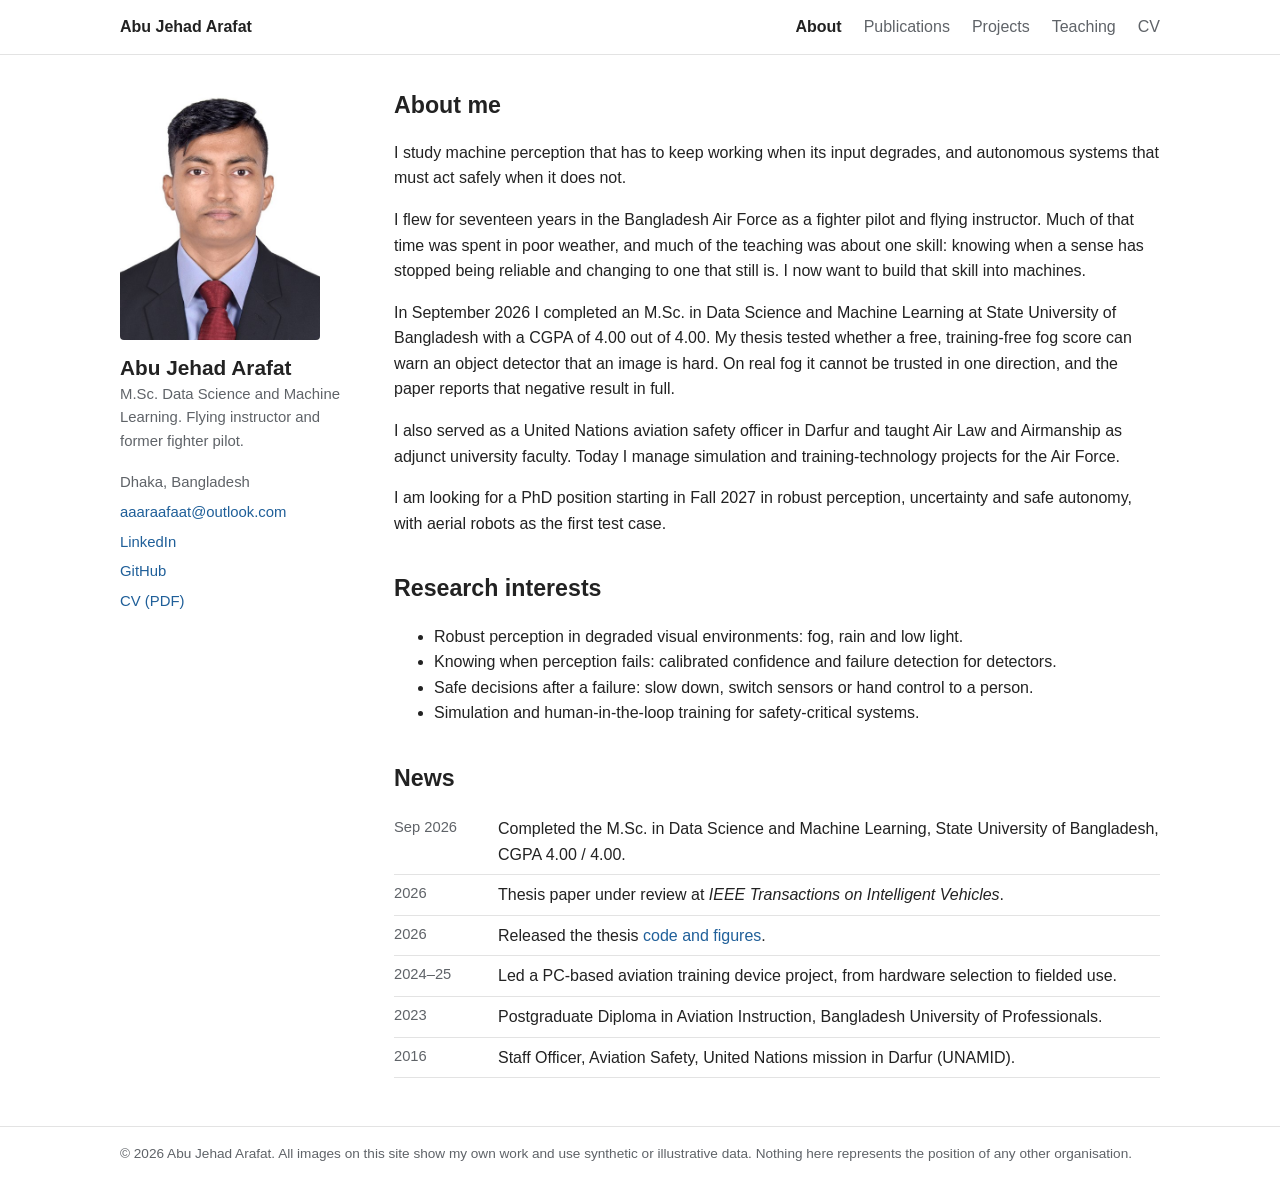
<file: index.html>
<!doctype html>
<html lang="en">
<head>
<meta charset="utf-8">
<meta name="viewport" content="width=device-width, initial-scale=1">
<title>Abu Jehad Arafat</title>
<meta name="description" content="Abu Jehad Arafat: robust machine perception and safe autonomy. Former fighter pilot and flying instructor, M.Sc. in Data Science and Machine Learning.">
<link rel="stylesheet" href="style.css">
</head>
<body>
<header class="topbar">
  <nav>
    <a class="home" href="index.html">Abu Jehad Arafat</a>
    <a href="index.html" class="on">About</a>
    <a href="publications.html">Publications</a>
    <a href="projects.html">Projects</a>
    <a href="teaching.html">Teaching</a>
    <a href="files/Arafat_CV.pdf">CV</a>
  </nav>
</header>
<div class="wrap">
<aside class="side">
  <img src="images/profile.jpg" alt="Abu Jehad Arafat" width="200" height="253">
  <h1>Abu Jehad Arafat</h1>
  <p class="role">M.Sc. Data Science and Machine Learning. Flying instructor and former fighter pilot.</p>
  <ul>
    <li>Dhaka, Bangladesh</li>
    <li><a href="mailto:aaaraafaat@outlook.com">aaaraafaat@outlook.com</a></li>
    <li><a href="https://linkedin.com/in/aaaraafaat">LinkedIn</a></li>
    <li><a href="https://github.com/aaaraafaat">GitHub</a></li>
    <li><a href="files/Arafat_CV.pdf">CV (PDF)</a></li>
  </ul>
</aside>
<main>
<section>
<h2>About me</h2>
<p>I study machine perception that has to keep working when its input degrades, and autonomous systems that must act safely when it does not.</p>
<p>I flew for seventeen years in the Bangladesh Air Force as a fighter pilot and flying instructor. Much of that time was spent in poor weather, and much of the teaching was about one skill: knowing when a sense has stopped being reliable and changing to one that still is. I now want to build that skill into machines.</p>
<p>In September 2026 I completed an M.Sc. in Data Science and Machine Learning at State University of Bangladesh with a CGPA of 4.00 out of 4.00. My thesis tested whether a free, training-free fog score can warn an object detector that an image is hard. On real fog it cannot be trusted in one direction, and the paper reports that negative result in full.</p>
<p>I also served as a United Nations aviation safety officer in Darfur and taught Air Law and Airmanship as adjunct university faculty. Today I manage simulation and training-technology projects for the Air Force.</p>
<p>I am looking for a PhD position starting in Fall 2027 in robust perception, uncertainty and safe autonomy, with aerial robots as the first test case.</p>
</section>

<section>
<h2>Research interests</h2>
<ul>
<li>Robust perception in degraded visual environments: fog, rain and low light.</li>
<li>Knowing when perception fails: calibrated confidence and failure detection for detectors.</li>
<li>Safe decisions after a failure: slow down, switch sensors or hand control to a person.</li>
<li>Simulation and human-in-the-loop training for safety-critical systems.</li>
</ul>
</section>

<section>
<h2>News</h2>
<ul class="news">
<li><span class="d">Sep 2026</span><span>Completed the M.Sc. in Data Science and Machine Learning, State University of Bangladesh, CGPA 4.00 / 4.00.</span></li>
<li><span class="d">2026</span><span>Thesis paper under review at <i>IEEE Transactions on Intelligent Vehicles</i>.</span></li>
<li><span class="d">2026</span><span>Released the thesis <a href="https://github.com/aaaraafaat/perception-difficulty-dve">code and figures</a>.</span></li>
<li><span class="d">2024&ndash;25</span><span>Led a PC-based aviation training device project, from hardware selection to fielded use.</span></li>
<li><span class="d">2023</span><span>Postgraduate Diploma in Aviation Instruction, Bangladesh University of Professionals.</span></li>
<li><span class="d">2016</span><span>Staff Officer, Aviation Safety, United Nations mission in Darfur (UNAMID).</span></li>
</ul>
</section>
</main>
</div>
<footer><div>&copy; 2026 Abu Jehad Arafat. All images on this site show my own work and use synthetic or illustrative data. Nothing here represents the position of any other organisation.</div></footer>
</body>
</html>
</file>
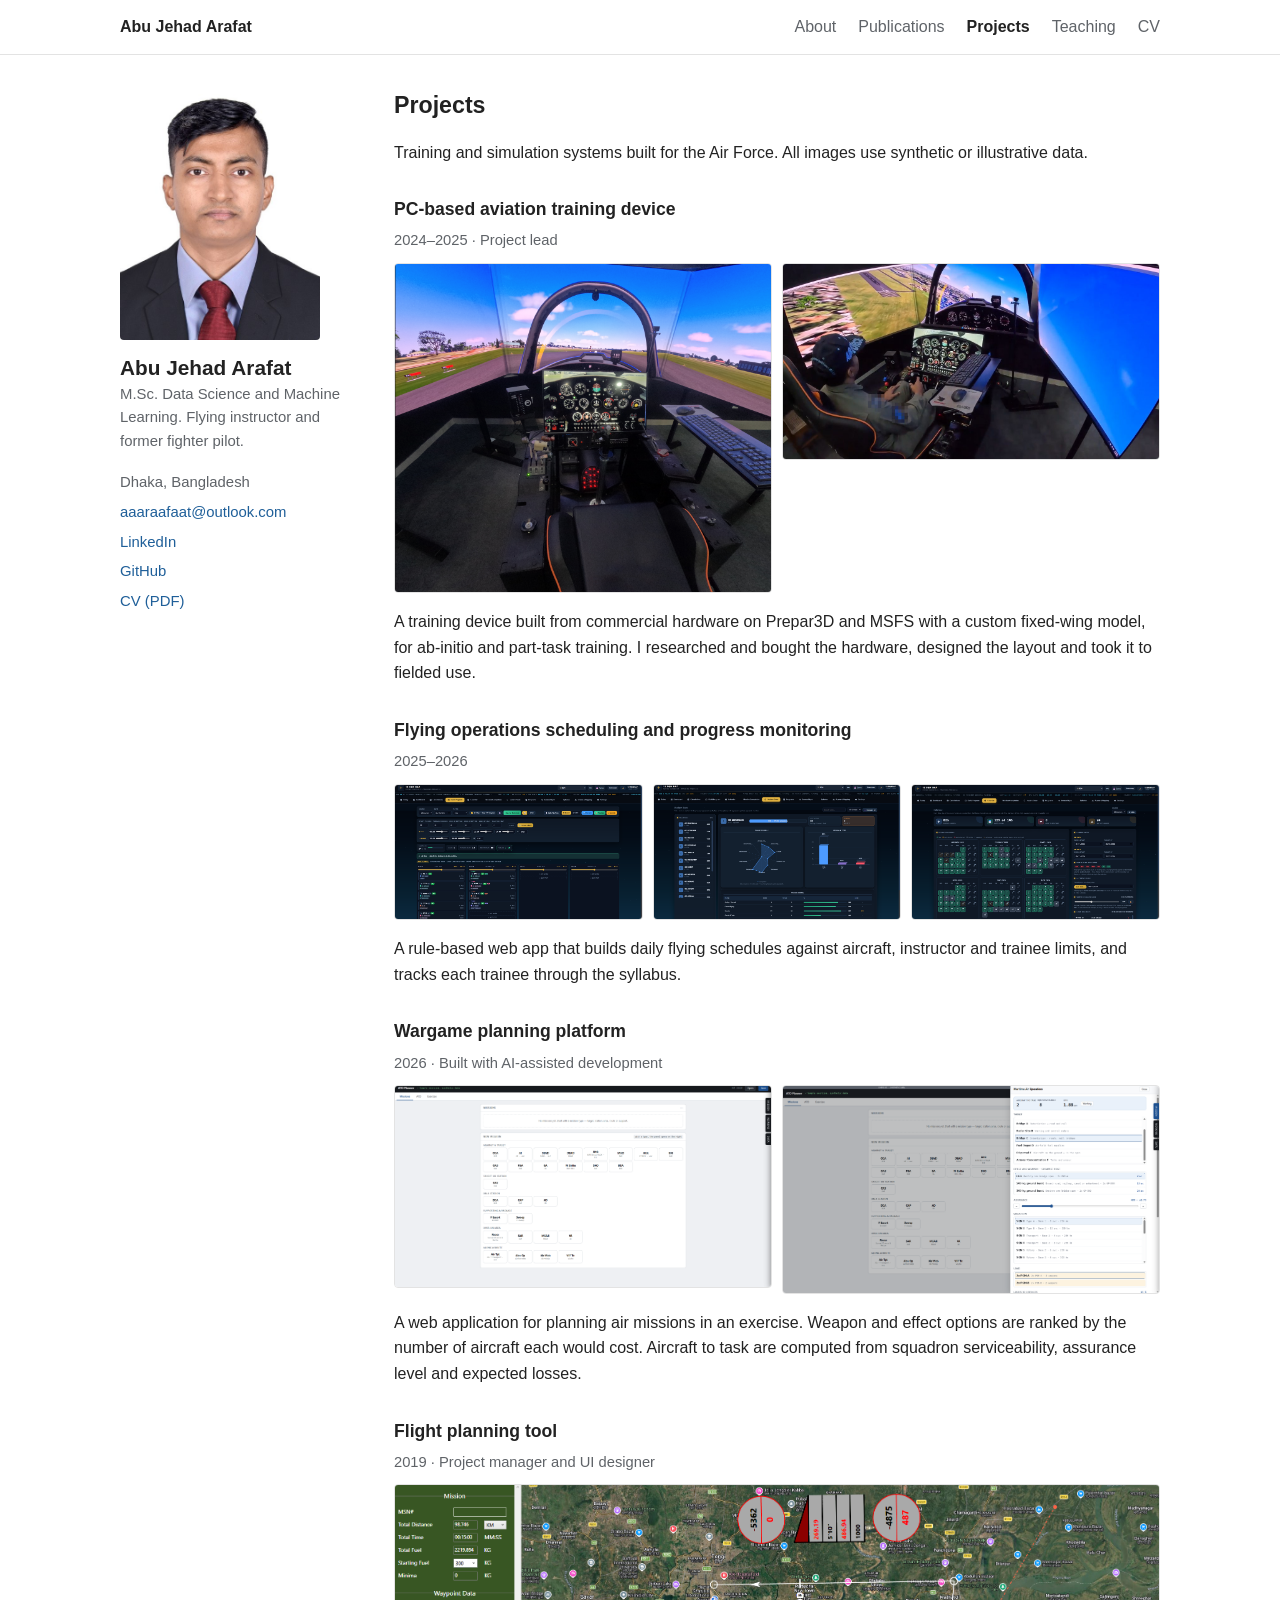
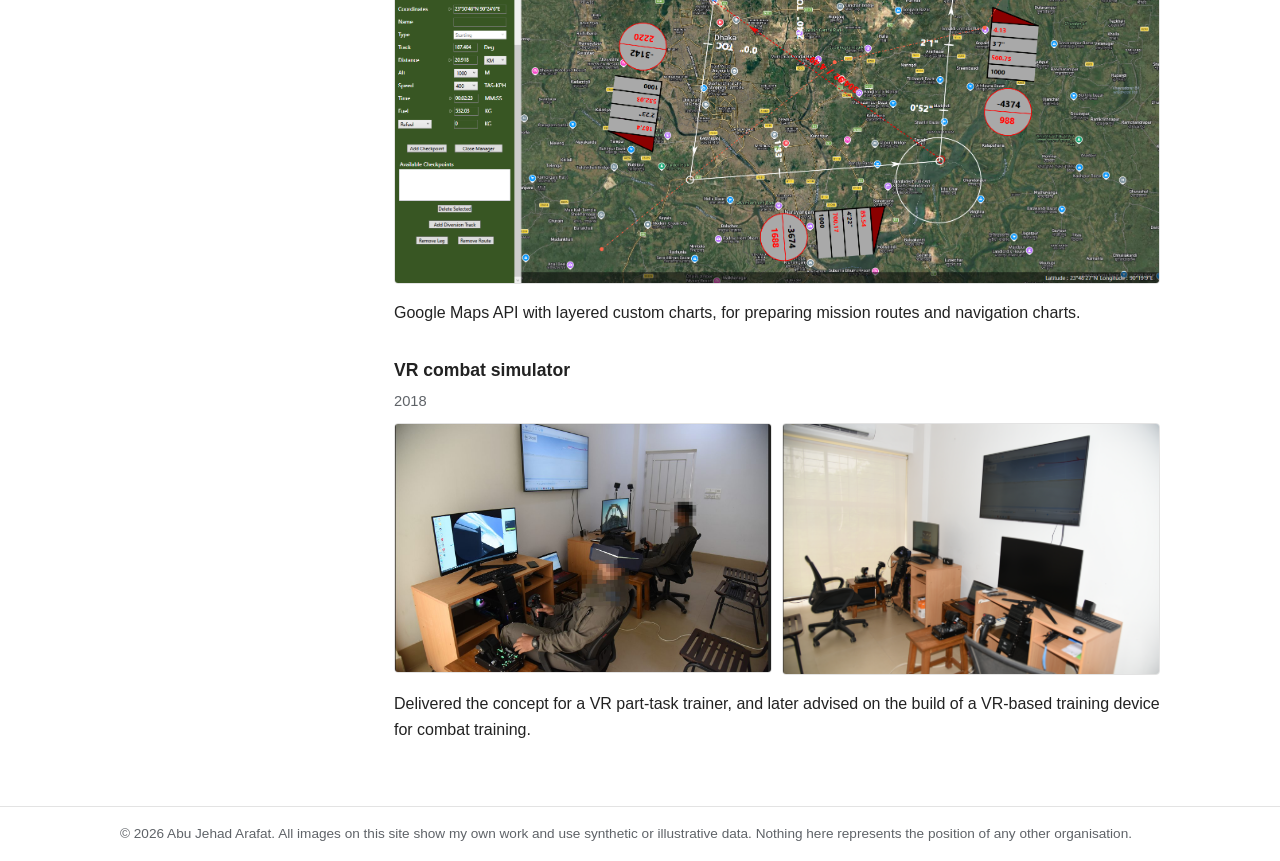
<file: projects.html>
<!doctype html>
<html lang="en">
<head>
<meta charset="utf-8">
<meta name="viewport" content="width=device-width, initial-scale=1">
<title>Projects | Abu Jehad Arafat</title>
<meta name="description" content="Abu Jehad Arafat: robust machine perception and safe autonomy. Former fighter pilot and flying instructor, M.Sc. in Data Science and Machine Learning.">
<link rel="stylesheet" href="style.css">
</head>
<body>
<header class="topbar">
  <nav>
    <a class="home" href="index.html">Abu Jehad Arafat</a>
    <a href="index.html">About</a>
    <a href="publications.html">Publications</a>
    <a href="projects.html" class="on">Projects</a>
    <a href="teaching.html">Teaching</a>
    <a href="files/Arafat_CV.pdf">CV</a>
  </nav>
</header>
<div class="wrap">
<aside class="side">
  <img src="images/profile.jpg" alt="Abu Jehad Arafat" width="200" height="253">
  <h1>Abu Jehad Arafat</h1>
  <p class="role">M.Sc. Data Science and Machine Learning. Flying instructor and former fighter pilot.</p>
  <ul>
    <li>Dhaka, Bangladesh</li>
    <li><a href="mailto:aaaraafaat@outlook.com">aaaraafaat@outlook.com</a></li>
    <li><a href="https://linkedin.com/in/aaaraafaat">LinkedIn</a></li>
    <li><a href="https://github.com/aaaraafaat">GitHub</a></li>
    <li><a href="files/Arafat_CV.pdf">CV (PDF)</a></li>
  </ul>
</aside>
<main>
<section>
<h2>Projects</h2>
<p>Training and simulation systems built for the Air Force. All images use synthetic or illustrative data.</p>

<h3>PC-based aviation training device</h3>
<p class="meta">2024&ndash;2025 &middot; Project lead</p>
<div class="shots"><img src="images/pcatd-01.png" alt="Training device, exterior view" loading="lazy"><img src="images/pcatd-02.png" alt="Training device, cockpit" loading="lazy"></div>
<p>A training device built from commercial hardware on Prepar3D and MSFS with a custom fixed-wing model, for ab-initio and part-task training. I researched and bought the hardware, designed the layout and took it to fielded use.</p>

<h3>Flying operations scheduling and progress monitoring</h3>
<p class="meta">2025&ndash;2026</p>
<div class="shots"><img src="images/ops-01.png" alt="Schedule builder" loading="lazy"><img src="images/ops-02.png" alt="Progress monitor" loading="lazy"><img src="images/ops-03.png" alt="Syllabus tracking" loading="lazy"></div>
<p>A rule-based web app that builds daily flying schedules against aircraft, instructor and trainee limits, and tracks each trainee through the syllabus.</p>

<h3>Wargame planning platform</h3>
<p class="meta">2026 &middot; Built with AI-assisted development</p>
<div class="shots"><img src="images/wargame-planner-01.png" alt="Mission type selection" loading="lazy"><img src="images/wargame-planner-02.png" alt="Target, weapon and squadron tasking panel" loading="lazy"></div>
<p>A web application for planning air missions in an exercise. Weapon and effect options are ranked by the number of aircraft each would cost. Aircraft to task are computed from squadron serviceability, assurance level and expected losses.</p>

<h3>Flight planning tool</h3>
<p class="meta">2019 &middot; Project manager and UI designer</p>
<div class="shots"><img src="images/mission-planner.png" alt="Mission route and navigation chart output" loading="lazy"></div>
<p>Google Maps API with layered custom charts, for preparing mission routes and navigation charts.</p>

<h3>VR combat simulator</h3>
<p class="meta">2018</p>
<div class="shots"><img src="images/vr-01.png" alt="VR simulator rig" loading="lazy"><img src="images/vr-02.png" alt="VR simulator in use" loading="lazy"></div>
<p>Delivered the concept for a VR part-task trainer, and later advised on the build of a VR-based training device for combat training.</p>
</section>
</main>
</div>
<footer><div>&copy; 2026 Abu Jehad Arafat. All images on this site show my own work and use synthetic or illustrative data. Nothing here represents the position of any other organisation.</div></footer>
</body>
</html>
</file>
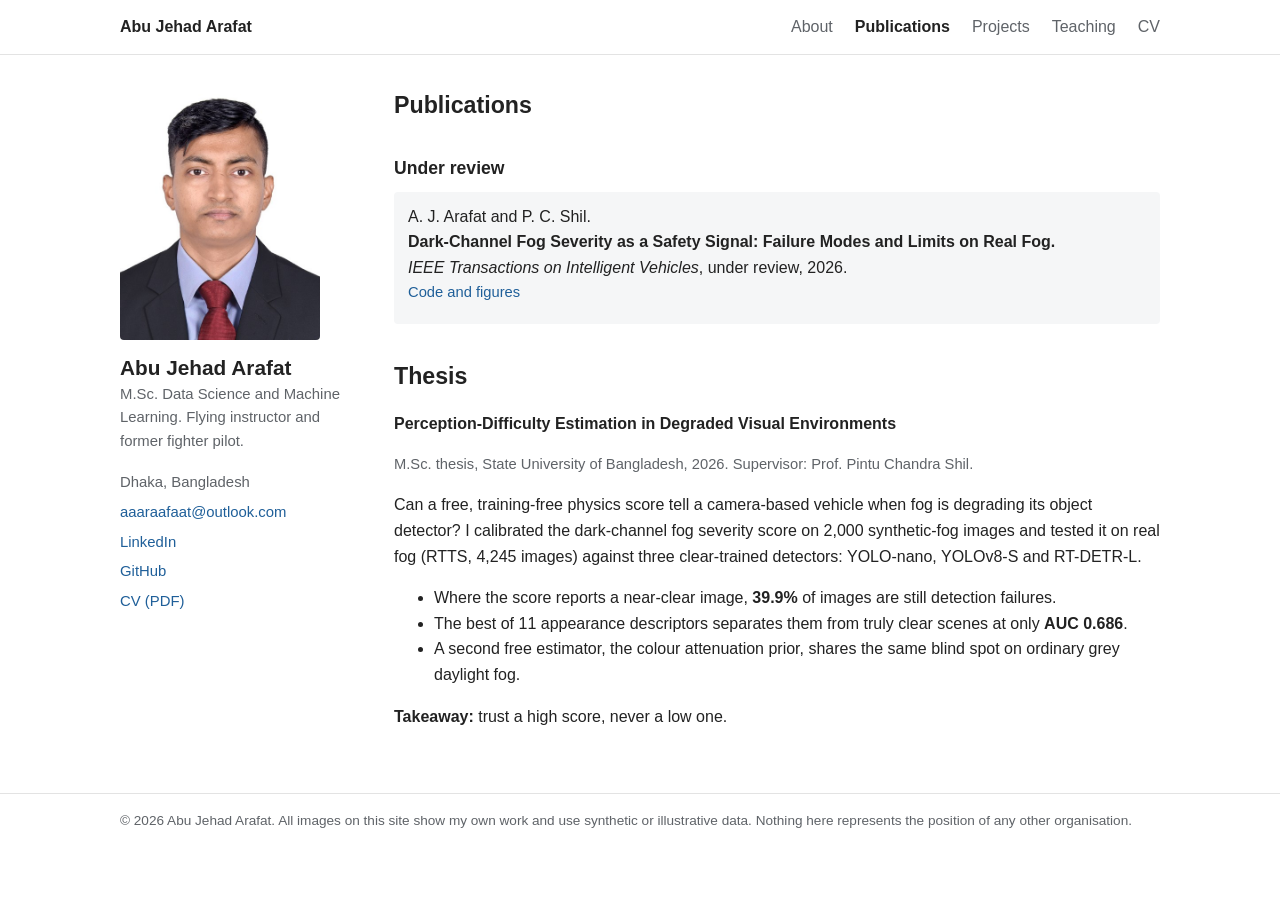
<file: publications.html>
<!doctype html>
<html lang="en">
<head>
<meta charset="utf-8">
<meta name="viewport" content="width=device-width, initial-scale=1">
<title>Publications | Abu Jehad Arafat</title>
<meta name="description" content="Abu Jehad Arafat: robust machine perception and safe autonomy. Former fighter pilot and flying instructor, M.Sc. in Data Science and Machine Learning.">
<link rel="stylesheet" href="style.css">
</head>
<body>
<header class="topbar">
  <nav>
    <a class="home" href="index.html">Abu Jehad Arafat</a>
    <a href="index.html">About</a>
    <a href="publications.html" class="on">Publications</a>
    <a href="projects.html">Projects</a>
    <a href="teaching.html">Teaching</a>
    <a href="files/Arafat_CV.pdf">CV</a>
  </nav>
</header>
<div class="wrap">
<aside class="side">
  <img src="images/profile.jpg" alt="Abu Jehad Arafat" width="200" height="253">
  <h1>Abu Jehad Arafat</h1>
  <p class="role">M.Sc. Data Science and Machine Learning. Flying instructor and former fighter pilot.</p>
  <ul>
    <li>Dhaka, Bangladesh</li>
    <li><a href="mailto:aaaraafaat@outlook.com">aaaraafaat@outlook.com</a></li>
    <li><a href="https://linkedin.com/in/aaaraafaat">LinkedIn</a></li>
    <li><a href="https://github.com/aaaraafaat">GitHub</a></li>
    <li><a href="files/Arafat_CV.pdf">CV (PDF)</a></li>
  </ul>
</aside>
<main>
<section>
<h2>Publications</h2>
<h3>Under review</h3>
<div class="pub">
<div>A. J. Arafat and P. C. Shil.</div>
<div class="t">Dark-Channel Fog Severity as a Safety Signal: Failure Modes and Limits on Real Fog.</div>
<div><i>IEEE Transactions on Intelligent Vehicles</i>, under review, 2026.</div>
<div class="meta"><a href="https://github.com/aaaraafaat/perception-difficulty-dve">Code and figures</a></div>
</div>
</section>

<section>
<h2>Thesis</h2>
<p class="t"><b>Perception-Difficulty Estimation in Degraded Visual Environments</b></p>
<p class="meta">M.Sc. thesis, State University of Bangladesh, 2026. Supervisor: Prof. Pintu Chandra Shil.</p>
<p>Can a free, training-free physics score tell a camera-based vehicle when fog is degrading its object detector? I calibrated the dark-channel fog severity score on 2,000 synthetic-fog images and tested it on real fog (RTTS, 4,245 images) against three clear-trained detectors: YOLO-nano, YOLOv8-S and RT-DETR-L.</p>
<ul>
<li>Where the score reports a near-clear image, <b>39.9%</b> of images are still detection failures.</li>
<li>The best of 11 appearance descriptors separates them from truly clear scenes at only <b>AUC 0.686</b>.</li>
<li>A second free estimator, the colour attenuation prior, shares the same blind spot on ordinary grey daylight fog.</li>
</ul>
<p><b>Takeaway:</b> trust a high score, never a low one.</p>
</section>
</main>
</div>
<footer><div>&copy; 2026 Abu Jehad Arafat. All images on this site show my own work and use synthetic or illustrative data. Nothing here represents the position of any other organisation.</div></footer>
</body>
</html>
</file>
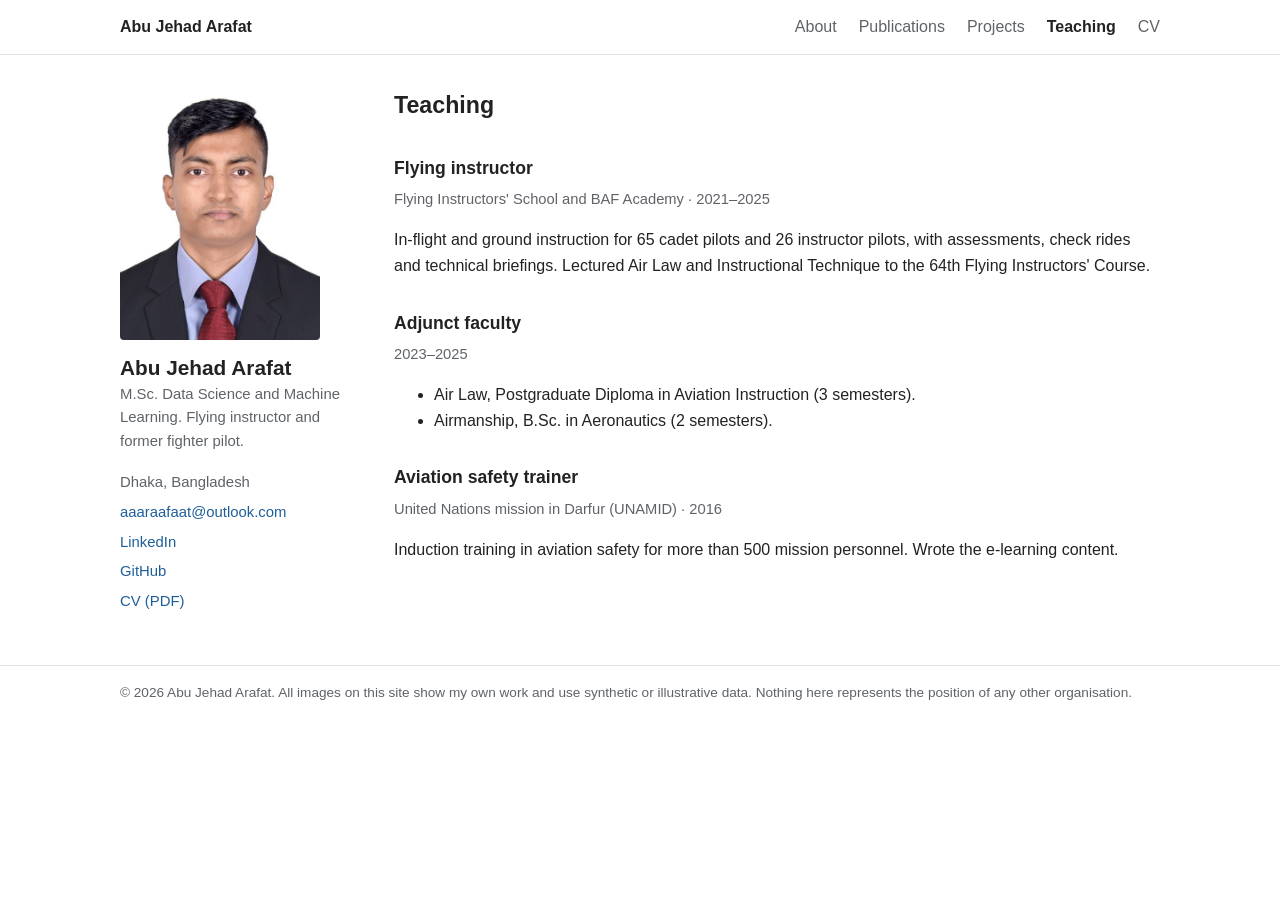
<file: teaching.html>
<!doctype html>
<html lang="en">
<head>
<meta charset="utf-8">
<meta name="viewport" content="width=device-width, initial-scale=1">
<title>Teaching | Abu Jehad Arafat</title>
<meta name="description" content="Abu Jehad Arafat: robust machine perception and safe autonomy. Former fighter pilot and flying instructor, M.Sc. in Data Science and Machine Learning.">
<link rel="stylesheet" href="style.css">
</head>
<body>
<header class="topbar">
  <nav>
    <a class="home" href="index.html">Abu Jehad Arafat</a>
    <a href="index.html">About</a>
    <a href="publications.html">Publications</a>
    <a href="projects.html">Projects</a>
    <a href="teaching.html" class="on">Teaching</a>
    <a href="files/Arafat_CV.pdf">CV</a>
  </nav>
</header>
<div class="wrap">
<aside class="side">
  <img src="images/profile.jpg" alt="Abu Jehad Arafat" width="200" height="253">
  <h1>Abu Jehad Arafat</h1>
  <p class="role">M.Sc. Data Science and Machine Learning. Flying instructor and former fighter pilot.</p>
  <ul>
    <li>Dhaka, Bangladesh</li>
    <li><a href="mailto:aaaraafaat@outlook.com">aaaraafaat@outlook.com</a></li>
    <li><a href="https://linkedin.com/in/aaaraafaat">LinkedIn</a></li>
    <li><a href="https://github.com/aaaraafaat">GitHub</a></li>
    <li><a href="files/Arafat_CV.pdf">CV (PDF)</a></li>
  </ul>
</aside>
<main>
<section>
<h2>Teaching</h2>

<h3>Flying instructor</h3>
<p class="meta">Flying Instructors' School and BAF Academy &middot; 2021&ndash;2025</p>
<p>In-flight and ground instruction for 65 cadet pilots and 26 instructor pilots, with assessments, check rides and technical briefings. Lectured Air Law and Instructional Technique to the 64th Flying Instructors' Course.</p>

<h3>Adjunct faculty</h3>
<p class="meta">2023&ndash;2025</p>
<ul>
<li>Air Law, Postgraduate Diploma in Aviation Instruction (3 semesters).</li>
<li>Airmanship, B.Sc. in Aeronautics (2 semesters).</li>
</ul>

<h3>Aviation safety trainer</h3>
<p class="meta">United Nations mission in Darfur (UNAMID) &middot; 2016</p>
<p>Induction training in aviation safety for more than 500 mission personnel. Wrote the e-learning content.</p>
</section>
</main>
</div>
<footer><div>&copy; 2026 Abu Jehad Arafat. All images on this site show my own work and use synthetic or illustrative data. Nothing here represents the position of any other organisation.</div></footer>
</body>
</html>
</file>
<file: style.css>
:root {
  --bg: #ffffff;
  --text: #222222;
  --muted: #5f6368;
  --line: #e3e3e3;
  --link: #1f5f99;
  --accent: #f5f6f7;
}
@media (prefers-color-scheme: dark) {
  :root {
    --bg: #16181b;
    --text: #e6e6e6;
    --muted: #a0a4a8;
    --line: #2e3237;
    --link: #7fb3e6;
    --accent: #1e2125;
  }
}
* { box-sizing: border-box; }
html { -webkit-text-size-adjust: 100%; }
body {
  margin: 0;
  background: var(--bg);
  color: var(--text);
  font: 16px/1.6 -apple-system, BlinkMacSystemFont, "Segoe UI", Roboto, "Helvetica Neue", Arial, sans-serif;
}
a { color: var(--link); text-decoration: none; }
a:hover { text-decoration: underline; }

.topbar { border-bottom: 1px solid var(--line); }
.topbar nav {
  max-width: 1080px; margin: 0 auto; padding: 14px 20px;
  display: flex; flex-wrap: wrap; gap: 6px 22px; align-items: baseline;
}
.topbar .home { font-weight: 600; color: var(--text); margin-right: auto; }
.topbar a { color: var(--muted); }
.topbar a.on { color: var(--text); font-weight: 600; }

.wrap {
  max-width: 1080px; margin: 0 auto; padding: 32px 20px 48px;
  display: grid; grid-template-columns: 230px 1fr; gap: 44px;
}
.side img { width: 100%; max-width: 200px; border-radius: 4px; display: block; }
.side h1 { font-size: 1.3rem; margin: 14px 0 2px; line-height: 1.3; }
.side .role { color: var(--muted); font-size: 0.93rem; margin: 0 0 14px; }
.side ul { list-style: none; padding: 0; margin: 0; font-size: 0.93rem; }
.side li { padding: 3px 0; color: var(--muted); }

main { min-width: 0; }
main h2 { font-size: 1.45rem; margin: 0 0 12px; }
main h3 { font-size: 1.1rem; margin: 30px 0 6px; }
main section + section { margin-top: 34px; }
.meta { color: var(--muted); font-size: 0.92rem; margin: 0 0 8px; }

.news { list-style: none; padding: 0; margin: 0; }
.news li { display: grid; grid-template-columns: 92px 1fr; gap: 12px; padding: 7px 0; border-bottom: 1px solid var(--line); }
.news .d { color: var(--muted); font-size: 0.92rem; }

.pub { padding: 12px 14px; background: var(--accent); border-radius: 4px; margin: 10px 0; }
.pub .t { font-weight: 600; }

.shots { display: grid; grid-template-columns: repeat(auto-fit, minmax(220px, 1fr)); gap: 10px; margin: 10px 0 6px; }
.shots img { width: 100%; border: 1px solid var(--line); border-radius: 4px; display: block; }

footer { border-top: 1px solid var(--line); color: var(--muted); font-size: 0.85rem; }
footer div { max-width: 1080px; margin: 0 auto; padding: 16px 20px; }

@media (max-width: 760px) {
  .wrap { grid-template-columns: 1fr; gap: 24px; padding: 20px 16px 36px; }
  .side { display: grid; grid-template-columns: 110px 1fr; gap: 0 16px; align-items: start; }
  .side img { max-width: 110px; grid-row: span 3; }
  .side h1 { margin-top: 0; }
  .news li { grid-template-columns: 1fr; gap: 0; }
  .topbar nav { padding: 12px 16px; }
}
</file>
